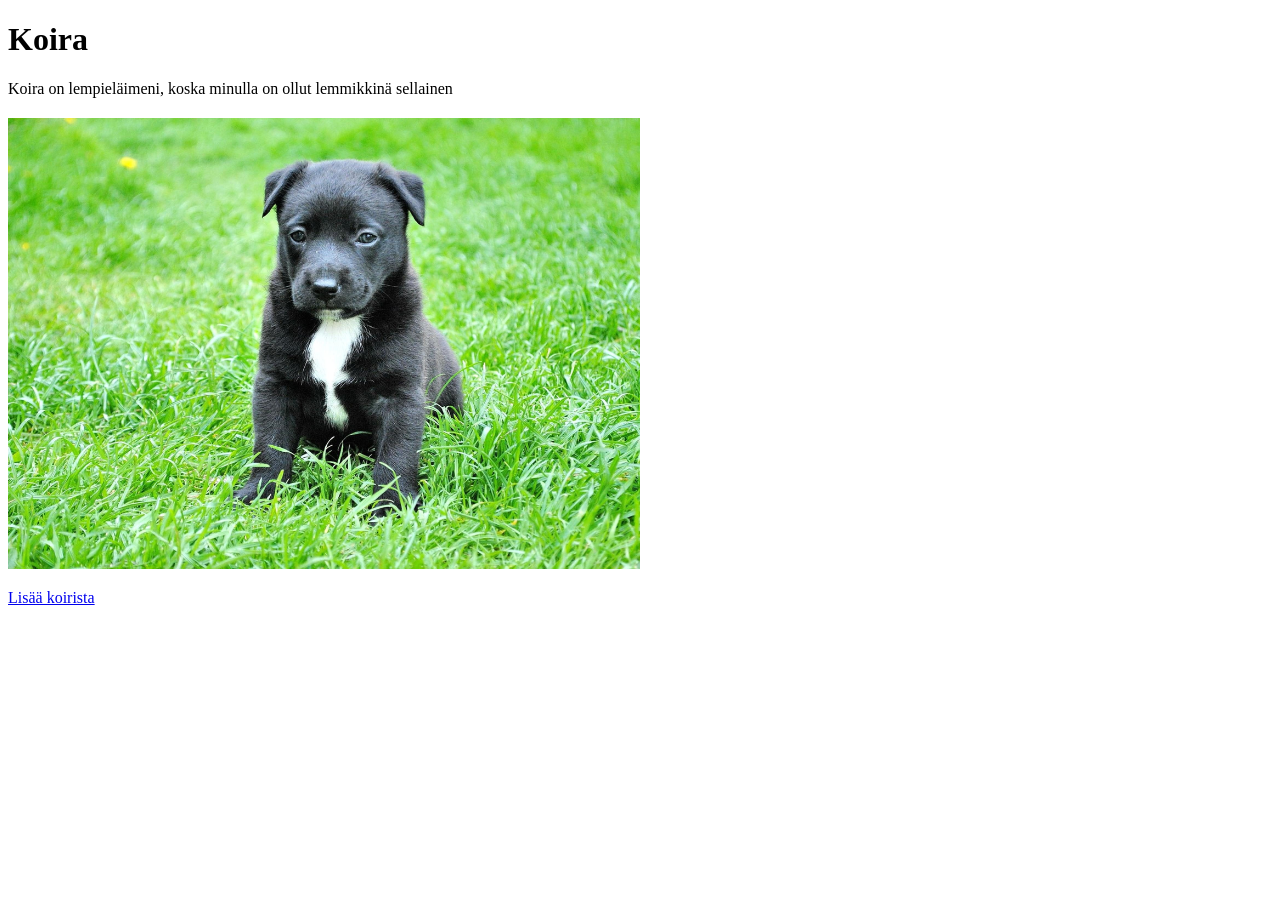
<file: WS01_HTML_basics/index.html>
<!DOCTYPE html>
<html lang="fi">
<head>
    <meta charset="UTF-8">
    <title>Lempieläimeni</title>

<link rel="stylesheet" href="css/style.css">

</head>
<body>
    <h1>Koira</h1>
    <p>Koira on lempieläimeni, koska minulla on ollut lemmikkinä sellainen</p>
     <img src="img/koira.png.png" alt="Koira istuskelemassa">
    
    <a href="https://fi.wikipedia.org/wiki/Koira">
        Lisää koirista
    </a>
   
    </body>
</html>
</file>
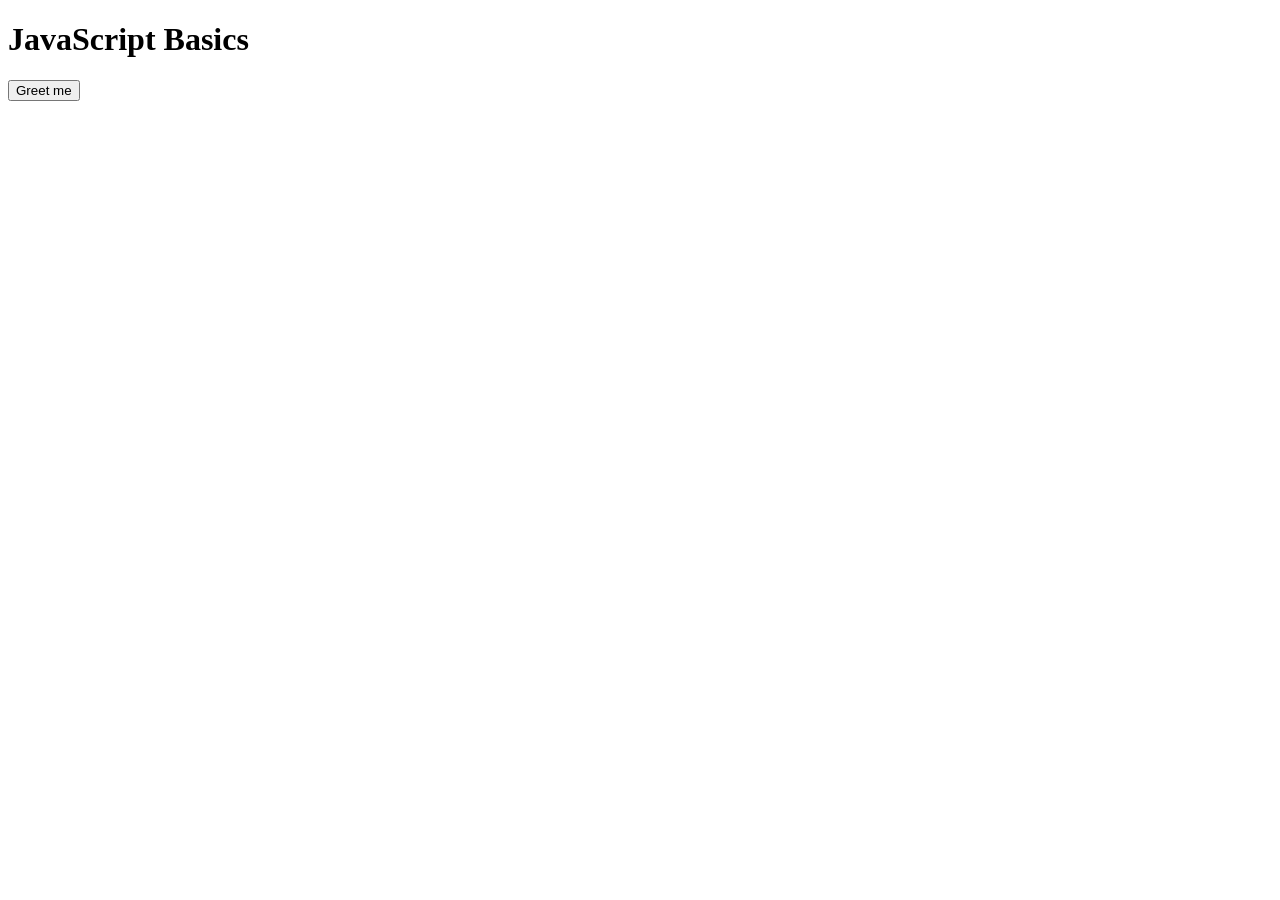
<file: WS02_JS_basics/index.html>
<!DOCTYPE html>
<html>
<head>
    <title>JavaScript Basics</title>
</head>
<body>

    <h1>JavaScript Basics</h1>
    <button onclick="greetUser(userName)">Greet me</button>

    <script src="js/script.js"></script>
</body>
</html>
</file>
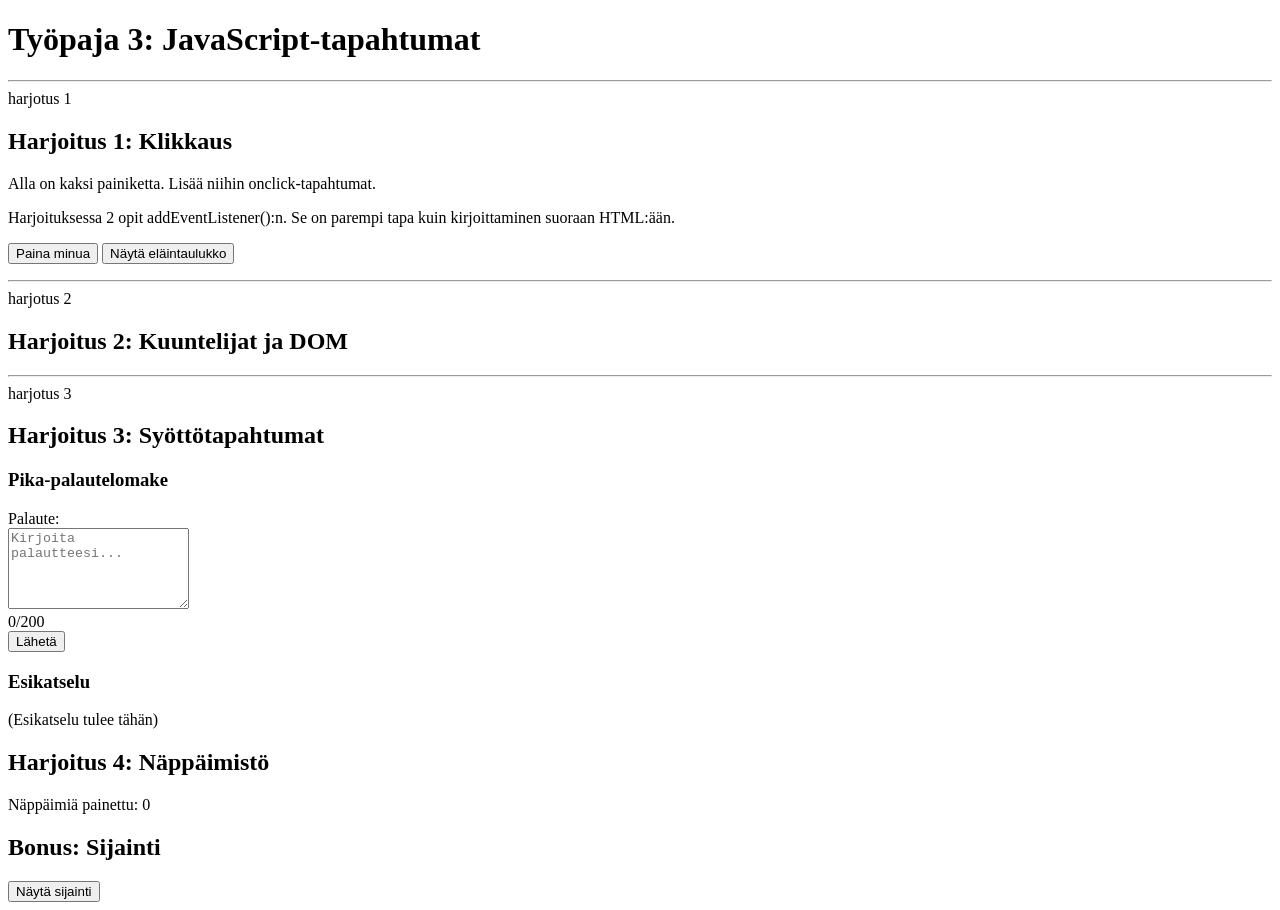
<file: WS03_JS_events/index.html>
<!DOCTYPE html>
<html lang="fi">
<head>
    <meta charset="utf-8">
    <title>Työpaja 3</title>
    <link rel="stylesheet" href="css/styles.css">
    <script src="js/script.js" defer></script>
</head>

<body>

    <h1>Työpaja 3: JavaScript-tapahtumat</h1>

    <hr>

   harjotus 1
    <h2>Harjoitus 1: Klikkaus</h2>

    <p>Alla on kaksi painiketta. Lisää niihin onclick-tapahtumat.</p>

    <p>Harjoituksessa 2 opit addEventListener():n. Se on parempi tapa kuin kirjoittaminen suoraan HTML:ään.</p>

    <p>
        <button onclick="alert('You clicked me!')">Paina minua</button>
        <button onclick="showTable()">Näytä eläintaulukko</button>
    </p>

    <div id="tableContainer"></div>

    <hr>

harjotus 2
    <h2>Harjoitus 2: Kuuntelijat ja DOM</h2>

    <hr>

    harjotus 3
    <h2>Harjoitus 3: Syöttötapahtumat</h2>

    <h3>Pika-palautelomake</h3>

    <form id="feedbackForm" novalidate>

        <label for="feedback">Palaute:</label><br>

        <textarea
            id="feedback"
            placeholder="Kirjoita palautteesi..."
            rows="5"
        ></textarea><br>

        <div>
            <span id="charcount">0/200</span>
            <span id="status"></span>
        </div>

        <button id="sendBtn" type="submit">Lähetä</button>

    </form>

    <h3>Esikatselu</h3>

    <div id="preview">
        (Esikatselu tulee tähän)
    </div>

    <h2>Harjoitus 4: Näppäimistö</h2>

<div id="keyinfo"></div>
<div id="keybox"></div>

<p id="keycount">Näppäimiä painettu: 0</p>

<h2>Bonus: Sijainti</h2>

<button id="locationBtn">Näytä sijainti</button>
<div id="location"></div>

</body>
</html>
</file>
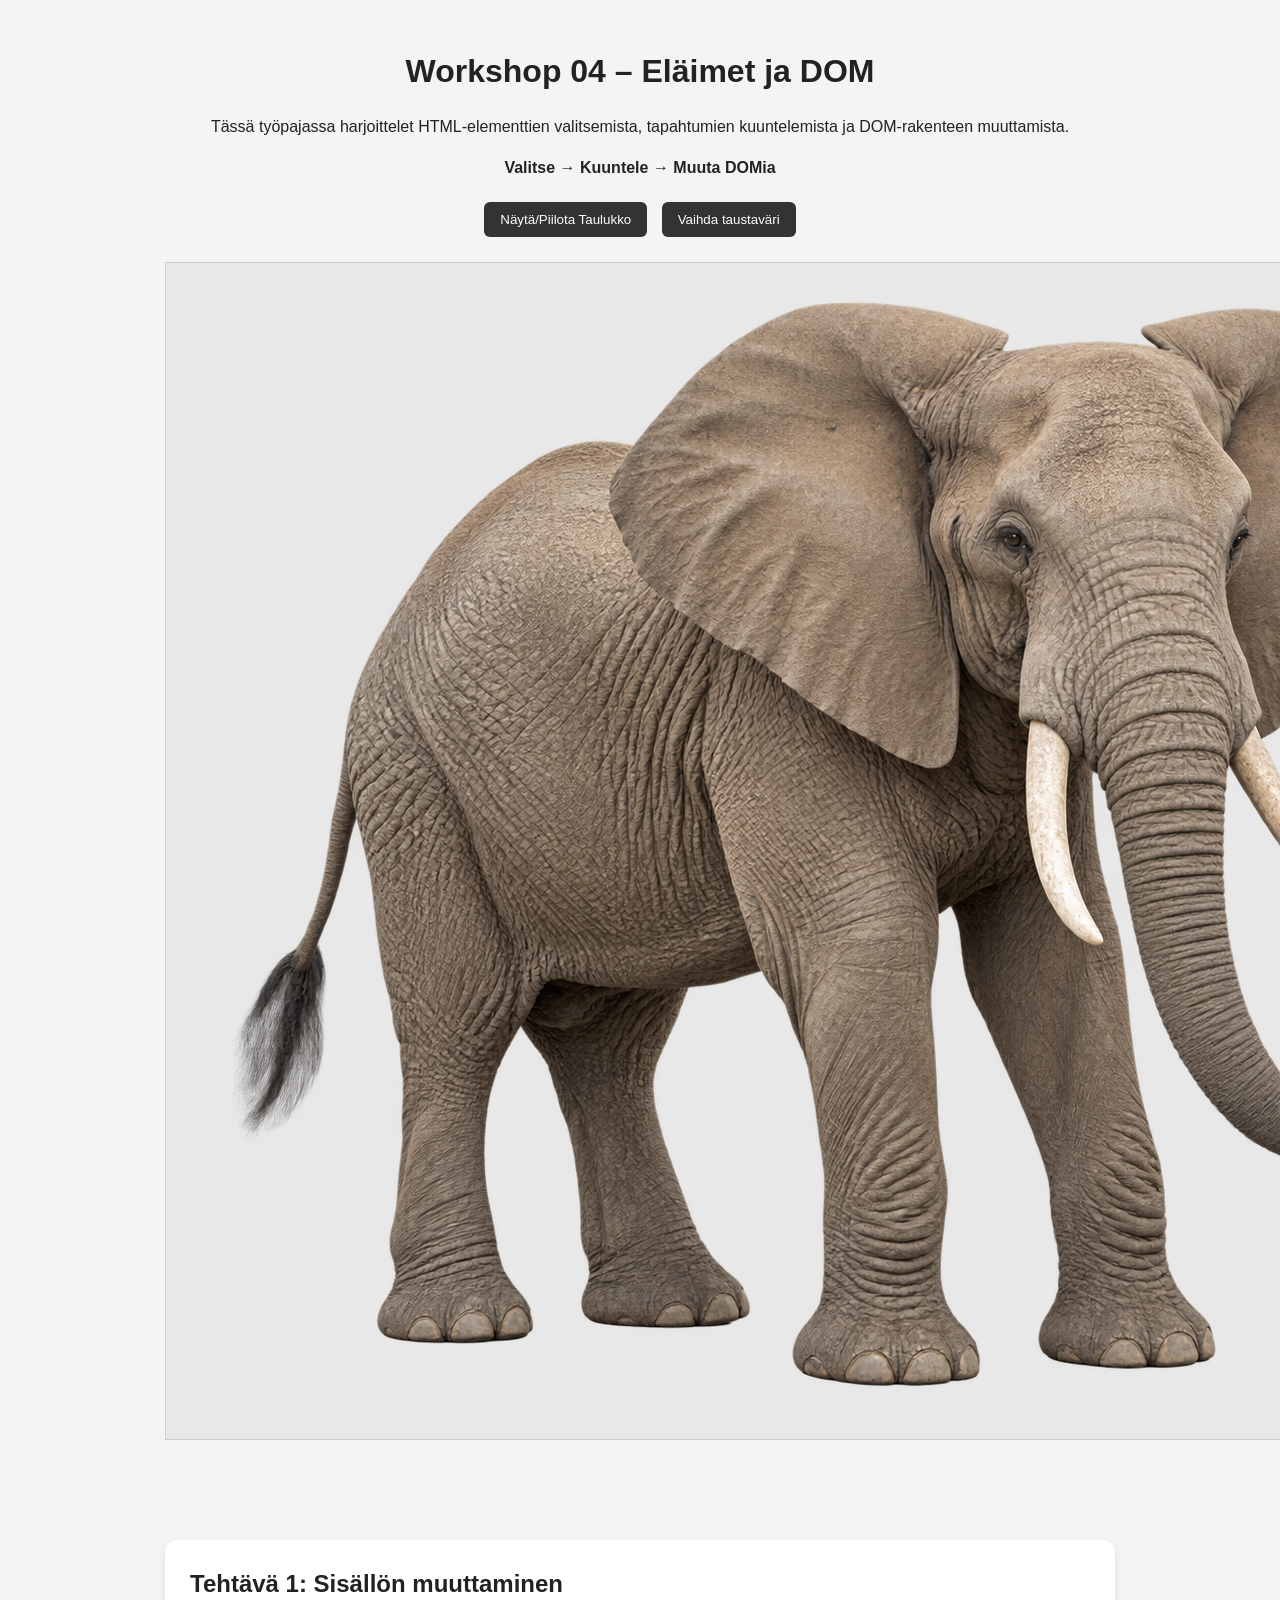
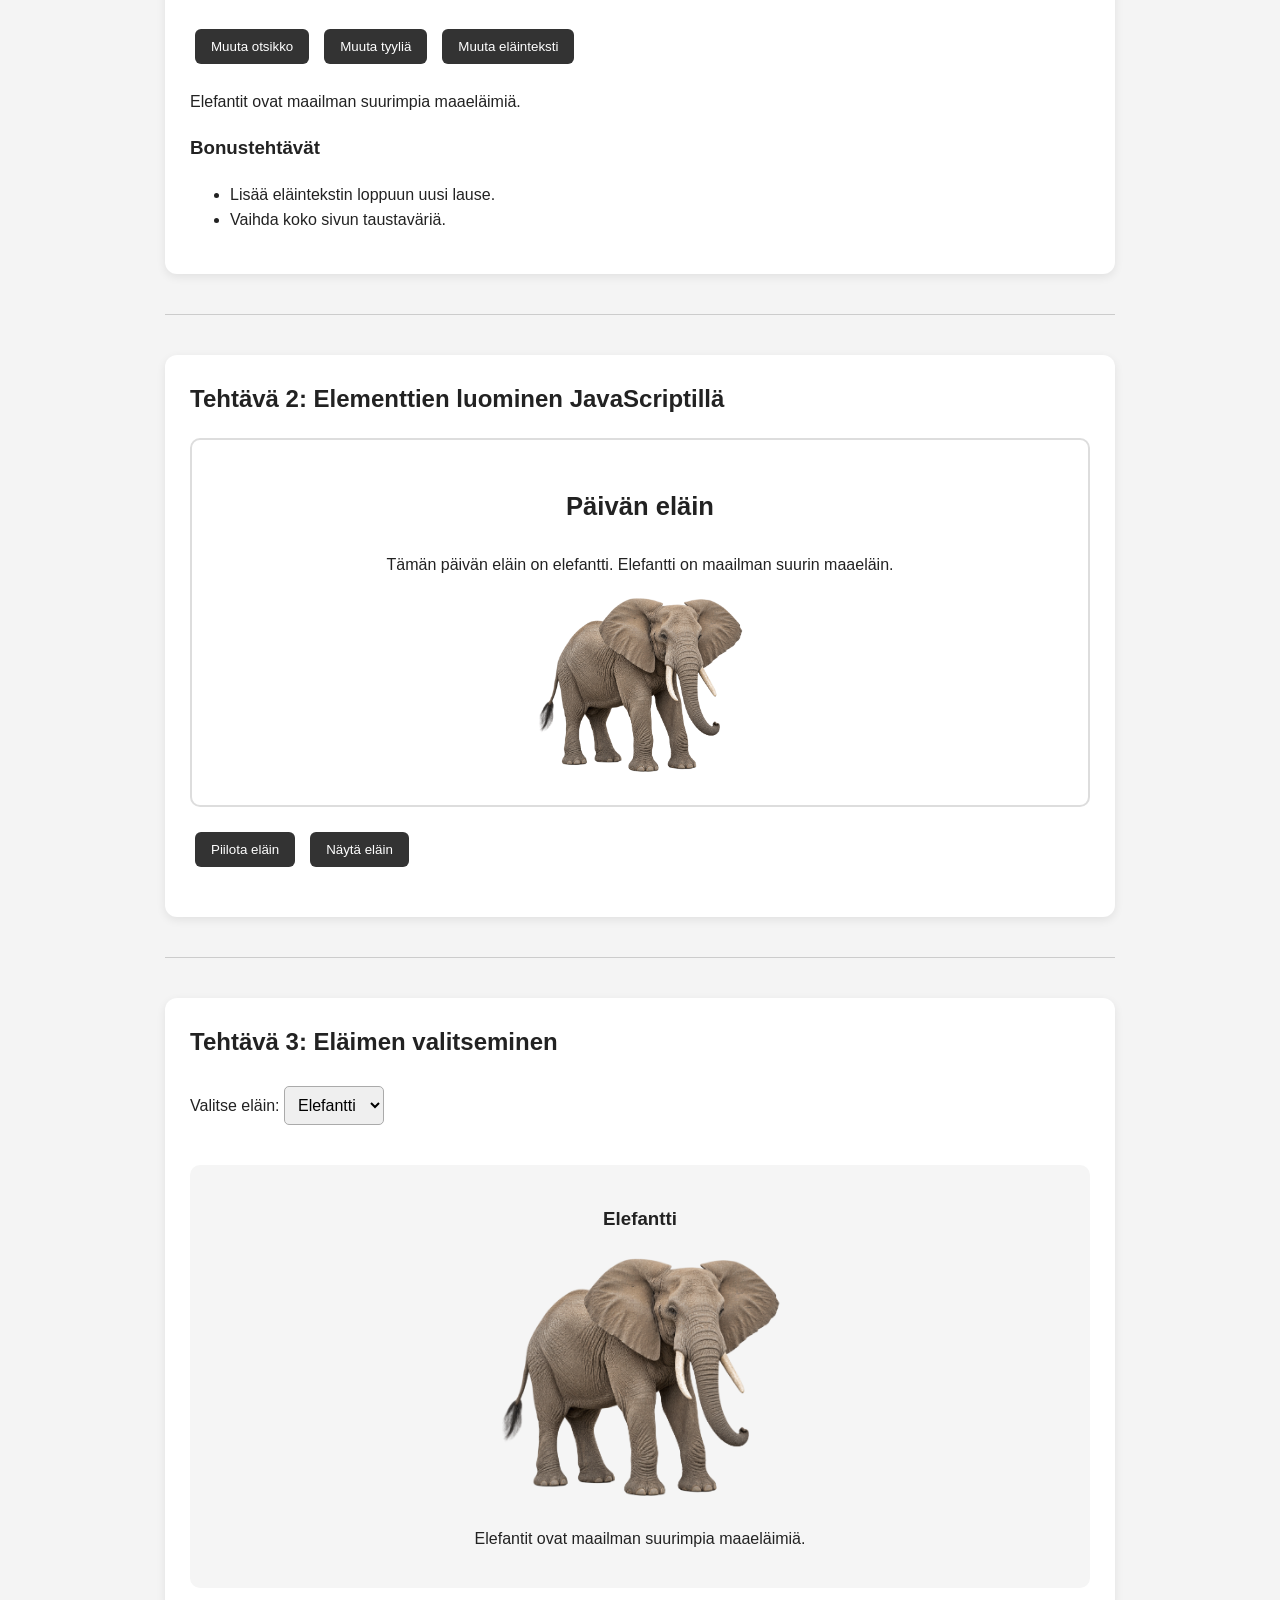
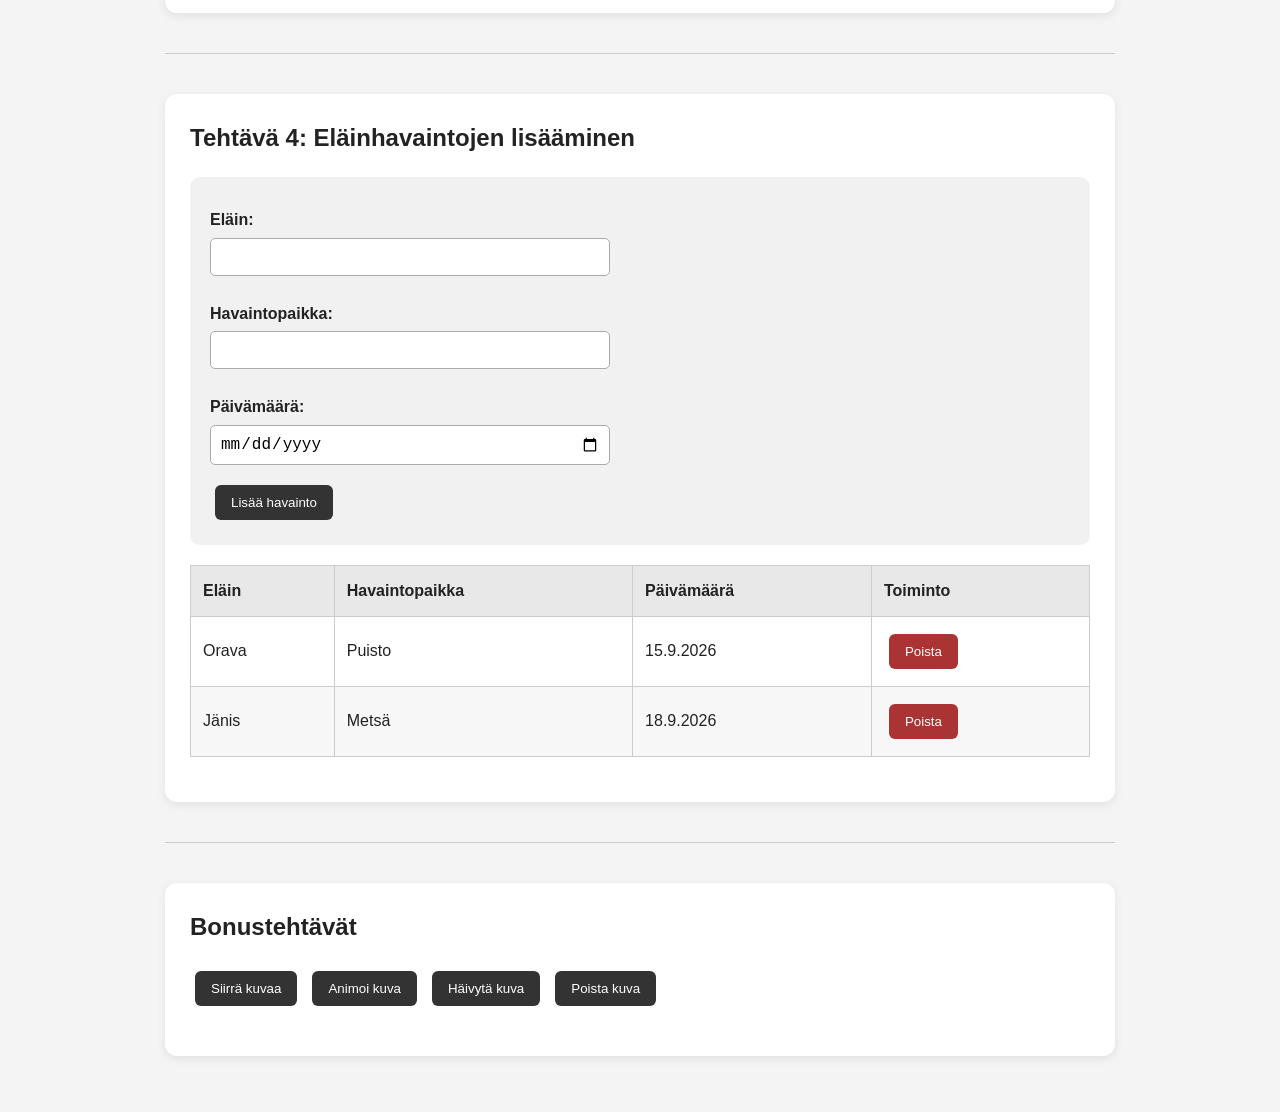
<file: WS04_DOM/index.html>
<!DOCTYPE html>
<html lang="fi">

<head>
    <meta charset="UTF-8">
    <meta name="viewport" content="width=device-width, initial-scale=1.0">
    <title>Workshop 04 – Eläimet ja DOM</title>

    <link rel="stylesheet" href="css/styles.css">
    <script src="js/script.js" defer></script>
</head>

<body>

<header>
    <h1 id="mainHeading">Workshop 04 – Eläimet ja DOM</h1>

    <p>
        Tässä työpajassa harjoittelet HTML-elementtien valitsemista,
        tapahtumien kuuntelemista ja DOM-rakenteen muuttamista.
    </p>

    <p>
        <strong>Valitse → Kuuntele → Muuta DOMia</strong>
    </p>

    <button id="animalButton">Näytä/Piilota Taulukko</button>
    <button id="backgroundButton">Vaihda taustaväri</button>

    <table id="animalTable">
        <thead>
            <tr>
                <th>
                    <img
                        id="headerAnimalImage"
                        src="images/elephant.png"
                        alt="Elefantti"
                    >
                </th>
                <th>
                    Elefantit ovat maailman suurimpia maaeläimiä
                </th>
            </tr>
        </thead>
    </table>
</header>


<main>

    <section>
        <h2 id="taskOneHeading">
            Tehtävä 1: Sisällön muuttaminen
        </h2>

        <div class="buttons">
            <button id="changeHeadingButton">
                Muuta otsikko
            </button>

            <button id="changeStyleButton">
                Muuta tyyliä
            </button>

            <button id="changeTextButton">
                Muuta eläinteksti
            </button>
        </div>

        <p id="animalText">
            Elefantit ovat maailman suurimpia maaeläimiä.
        </p>

        <h3>Bonustehtävät</h3>

        <ul>
            <li>
                Lisää eläintekstin loppuun uusi lause.
            </li>

            <li>
                Vaihda koko sivun taustaväriä.
            </li>
        </ul>
    </section>


    <hr>


    <section>
        <h2>
            Tehtävä 2: Elementtien luominen JavaScriptillä
        </h2>

        <div id="animalContent"></div>

        <div class="buttons">
            <button id="hideAnimalButton">
                Piilota eläin
            </button>

            <button id="showAnimalButton">
                Näytä eläin
            </button>
        </div>
    </section>


    <hr>


    <section>
        <h2>
            Tehtävä 3: Eläimen valitseminen
        </h2>

        <label for="animalSelect">
            Valitse eläin:
        </label>

        <select id="animalSelect">
            <option value="elephant">Elefantti</option>
            <option value="tiger">Tiikeri</option>
            <option value="penguin">Pingviini</option>
            <option value="panda">Panda</option>
        </select>

        <article id="selectedAnimal">

            <h3 id="animalName">
                Elefantti
            </h3>

            <img
                id="animalImage"
                src="images/elephant.png"
                alt="Elefantti"
            >

            <p id="animalDescription">
                Elefantit ovat maailman suurimpia maaeläimiä.
            </p>

        </article>
    </section>


    <hr>


    <section>
        <h2>
            Tehtävä 4: Eläinhavaintojen lisääminen
        </h2>

        <form id="animalForm">

            <div>
                <label for="observationAnimal">
                    Eläin:
                </label>

                <input
                    type="text"
                    id="observationAnimal"
                >
            </div>


            <div>
                <label for="observationLocation">
                    Havaintopaikka:
                </label>

                <input
                    type="text"
                    id="observationLocation"
                >
            </div>


            <div>
                <label for="observationDate">
                    Päivämäärä:
                </label>

                <input
                    type="date"
                    id="observationDate"
                >
            </div>


            <button type="submit">
                Lisää havainto
            </button>

        </form>


        <table id="observationTable">

            <thead>
                <tr>
                    <th>Eläin</th>
                    <th>Havaintopaikka</th>
                    <th>Päivämäärä</th>
                    <th>Toiminto</th>
                </tr>
            </thead>


            <tbody id="observationTableBody">

                <tr>
                    <td>Orava</td>
                    <td>Puisto</td>
                    <td>15.9.2026</td>
                    <td>
                        <button class="delete-button">
                            Poista
                        </button>
                    </td>
                </tr>


                <tr>
                    <td>Jänis</td>
                    <td>Metsä</td>
                    <td>18.9.2026</td>
                    <td>
                        <button class="delete-button">
                            Poista
                        </button>
                    </td>
                </tr>

            </tbody>

        </table>
    </section>


    <hr>


    <section>
        <h2>Bonustehtävät</h2>

        <div class="buttons">

            <button id="moveImageButton">
                Siirrä kuvaa
            </button>

            <button id="animateImageButton">
                Animoi kuva
            </button>

            <button id="fadeImageButton">
                Häivytä kuva
            </button>

            <button id="removeImageButton">
                Poista kuva
            </button>

        </div>
    </section>

</main>

</body>
</html>
</file>
<file: WS01_HTML_basics/css/style.css>
img {
        max-width: 50%;
        height: auto;
        display: block;
        margin: 20px 0;
    }
</file>
<file: WS03_JS_events/css/styles.css>
#keybox {
    font-size: 80px;
    font-weight: bold;
    text-align: center;
    margin-top: 20px;
}
</file>
<file: WS04_DOM/css/styles.css>
* {
  box-sizing: border-box;
  }

body {
margin: 0;
padding: 0;
font-family: Arial, Helvetica, sans-serif;
background-color: #f4f4f4;
color: #222;
line-height: 1.6;
transition: background-color 0.4s ease, color 0.4s ease;
}

header,
main {
max-width: 1000px;
margin: 0 auto;
padding: 25px;
}

header {
text-align: center;
}

section {
background-color: white;
margin: 30px 0;
padding: 25px;
border-radius: 12px;
box-shadow: 0 3px 10px rgba(0, 0, 0, 0.08);
}

h1 {
margin-bottom: 10px;
}

h2 {
margin-top: 0;
}

button {
padding: 10px 16px;
margin: 5px;
border: none;
border-radius: 6px;
background-color: #333;
color: white;
cursor: pointer;
transition: transform 0.2s ease, background-color 0.2s ease;
}

button:hover {
transform: translateY(-2px);
background-color: #555;
}

.buttons {
margin: 20px 0;
display: flex;
flex-wrap: wrap;
gap: 5px;
}

.highlight {
background-color: yellow;
padding: 10px;
border-radius: 6px;
color: #111;
}

.hidden {
display: none;
}

table {
width: 100%;
margin: 20px 0;
border-collapse: collapse;
background-color: white;
}

th,
td {
padding: 12px;
border: 1px solid #ccc;
text-align: left;
}

th {
background-color: #e8e8e8;
}

tbody tr:nth-child(even) {
background-color: #f7f7f7;
}

.delete-button {
background-color: #a33;
}

.delete-button:hover {
background-color: #c44;
}

#animalContent {
margin-top: 20px;
padding: 20px;
border: 2px solid #ddd;
border-radius: 10px;
text-align: center;
}

.animal-heading {
font-size: 1.6rem;
}

#animalContent img {
width: 220px;
max-width: 100%;
border-radius: 10px;
}

select,
input {
padding: 9px;
margin: 5px 0 15px;
border: 1px solid #aaa;
border-radius: 5px;
font-size: 1rem;
}

#selectedAnimal {
margin-top: 25px;
padding: 20px;
text-align: center;
border-radius: 10px;
background-color: #f5f5f5;
}

#animalImage {
width: 300px;
max-width: 100%;
border-radius: 10px;
transition: transform 0.3s ease, box-shadow 0.3s ease, opacity 0.5s ease;
}

.image-highlight {
transform: scale(1.08);
box-shadow: 0 0 20px rgba(255, 180, 0, 0.8);
}

#animalForm {
padding: 20px;
margin: 20px 0;
background-color: #f1f1f1;
border-radius: 10px;
}

#animalForm div {
display: flex;
flex-direction: column;
max-width: 400px;
}

#animalForm label {
font-weight: bold;
margin-top: 10px;
}

.move-image {
transform: translateX(100px);
}

.animate-image {
animation: animalMove 1.5s ease-in-out;
}

@keyframes animalMove {
0% {
transform: translateX(0) rotate(0deg);
}

```
25% {
    transform: translateX(50px) rotate(5deg);
}

50% {
    transform: translateX(100px) rotate(-5deg);
}

75% {
    transform: translateX(50px) rotate(5deg);
}

100% {
    transform: translateX(0) rotate(0deg);
}
```

}

.fade-image {
opacity: 0.15;
}

.list-highlight {
background-color: #fff3a3;
padding: 4px;
border-radius: 4px;
}

.dark-background {
background-color: #222;
color: #eee;
}

.dark-background section {
background-color: #333;
color: #eee;
}

.dark-background table {
background-color: #333;
color: #eee;
}

.dark-background th {
background-color: #444;
}

.dark-background td {
border-color: #666;
}

hr {
border: 0;
border-top: 1px solid #ccc;
margin: 40px 0;
}

@media (max-width: 600px) {
header,
main {
padding: 15px;
}

```
section {
    padding: 18px;
}

.buttons {
    flex-direction: column;
}

button {
    width: 100%;
    margin: 4px 0;
}

table {
    font-size: 0.9rem;
}

th,
td {
    padding: 8px;
}
```

}
</file>
